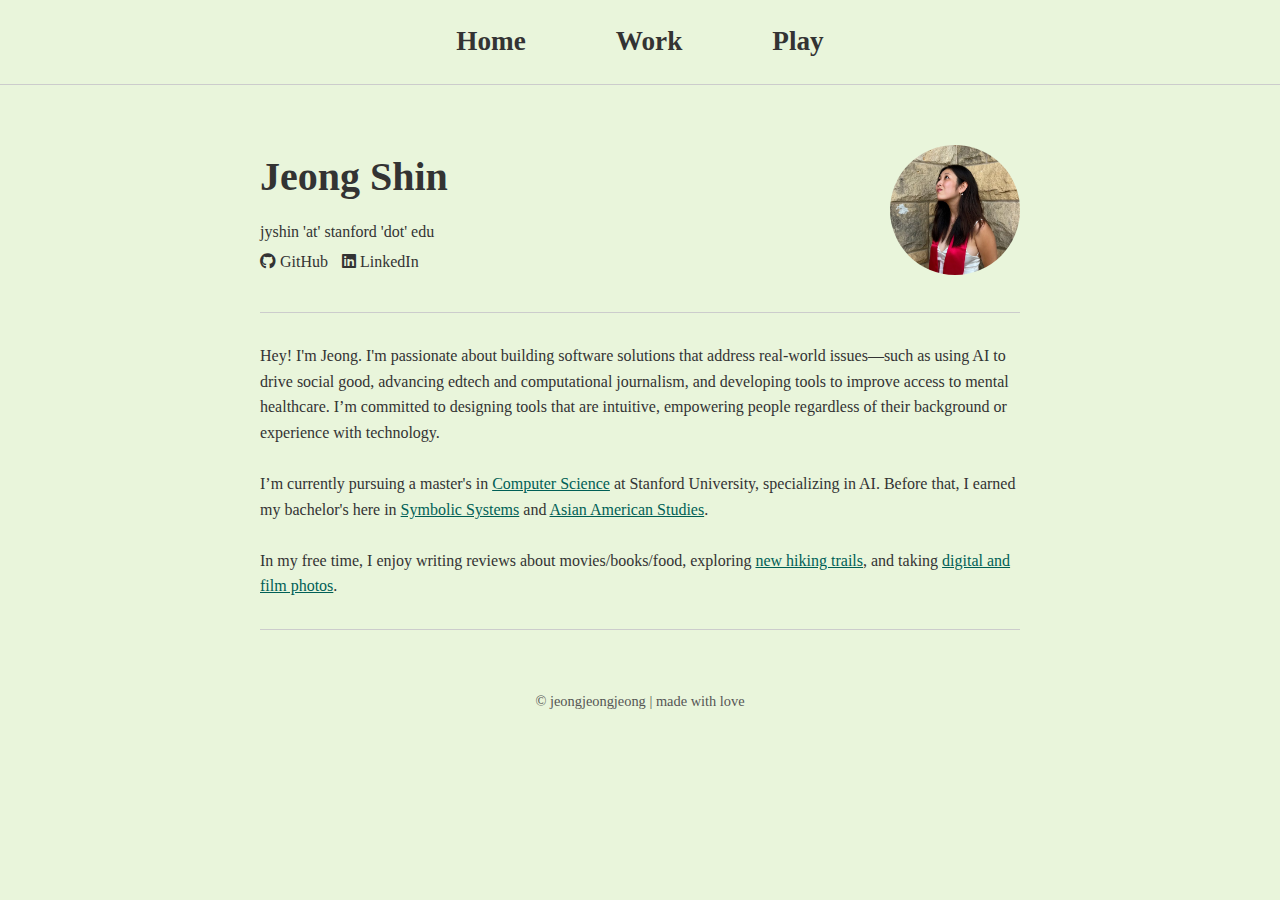
<file: index.html>
<!DOCTYPE html>
<html lang="en">
<head>
    <meta charset="UTF-8">
    <meta name="viewport" content="width=device-width, initial-scale=1.0">
    <title>Jeong Shin</title>
    <link rel="stylesheet" href="main_style.css">
    <link rel="stylesheet" href="https://cdnjs.cloudflare.com/ajax/libs/font-awesome/6.0.0-beta3/css/all.min.css">
    <script src="external_links_util.js" defer></script>

</head>
<body>
    <header>
        <nav class="navbar">
            <a href="index.html">Home</a>
            <a href="work.html">Work</a>
            <a href="play.html">Play</a>
        </nav>
    </header>

    <div class="container">
        <header class="intro">
            <div class="text-section">
                <h1>Jeong Shin</h1>
                <p>jyshin 'at' stanford 'dot' edu</p>
                <p class="links">
                    <a href="https://github.com/jshinnn"><i class="fab fa-github"></i> GitHub</a>
                    <a href="https://www.linkedin.com/in/jeongshin/"><i class="fab fa-linkedin"></i> LinkedIn</a>
                </p>                
            </div>
            <div class="image-section">
                <img src="images/headshot.png" alt="Jeong Shin's photo">
            </div>
        </header>

        <section class="bio">
            <p>
                Hey! I'm Jeong. I'm passionate about building software solutions that address real-world issues<span>&#8212;</span>such as using AI to drive social good, advancing edtech and computational journalism, and developing tools to improve access to mental healthcare. I’m committed to designing tools that are intuitive, empowering people regardless of their background or experience with technology.
            </p>
            <br>
            <p>
                I’m currently pursuing a master's in <a href="https://www.cs.stanford.edu/masters-program-overview">Computer Science</a> at Stanford University, specializing in AI. Before that, I earned my bachelor's here in <a href="https://symsys.stanford.edu/">Symbolic Systems</a> and <a href="https://ccsre.stanford.edu/academic-programs/asian-american-studies-program">Asian American Studies</a>.
            </p>
            <br>
            <p>
                In my free time, I enjoy writing reviews about movies/books/food, exploring <a href="https://gurmeet.net/hiking/">new hiking trails</a>, and taking <a href="play.html">digital and film photos</a>.
            </p>
        </section>
    </div>

    <footer class="footer">
        <p>&copy; jeongjeongjeong | made with love</p>
    </footer>
    
</body>
</html>
</file>
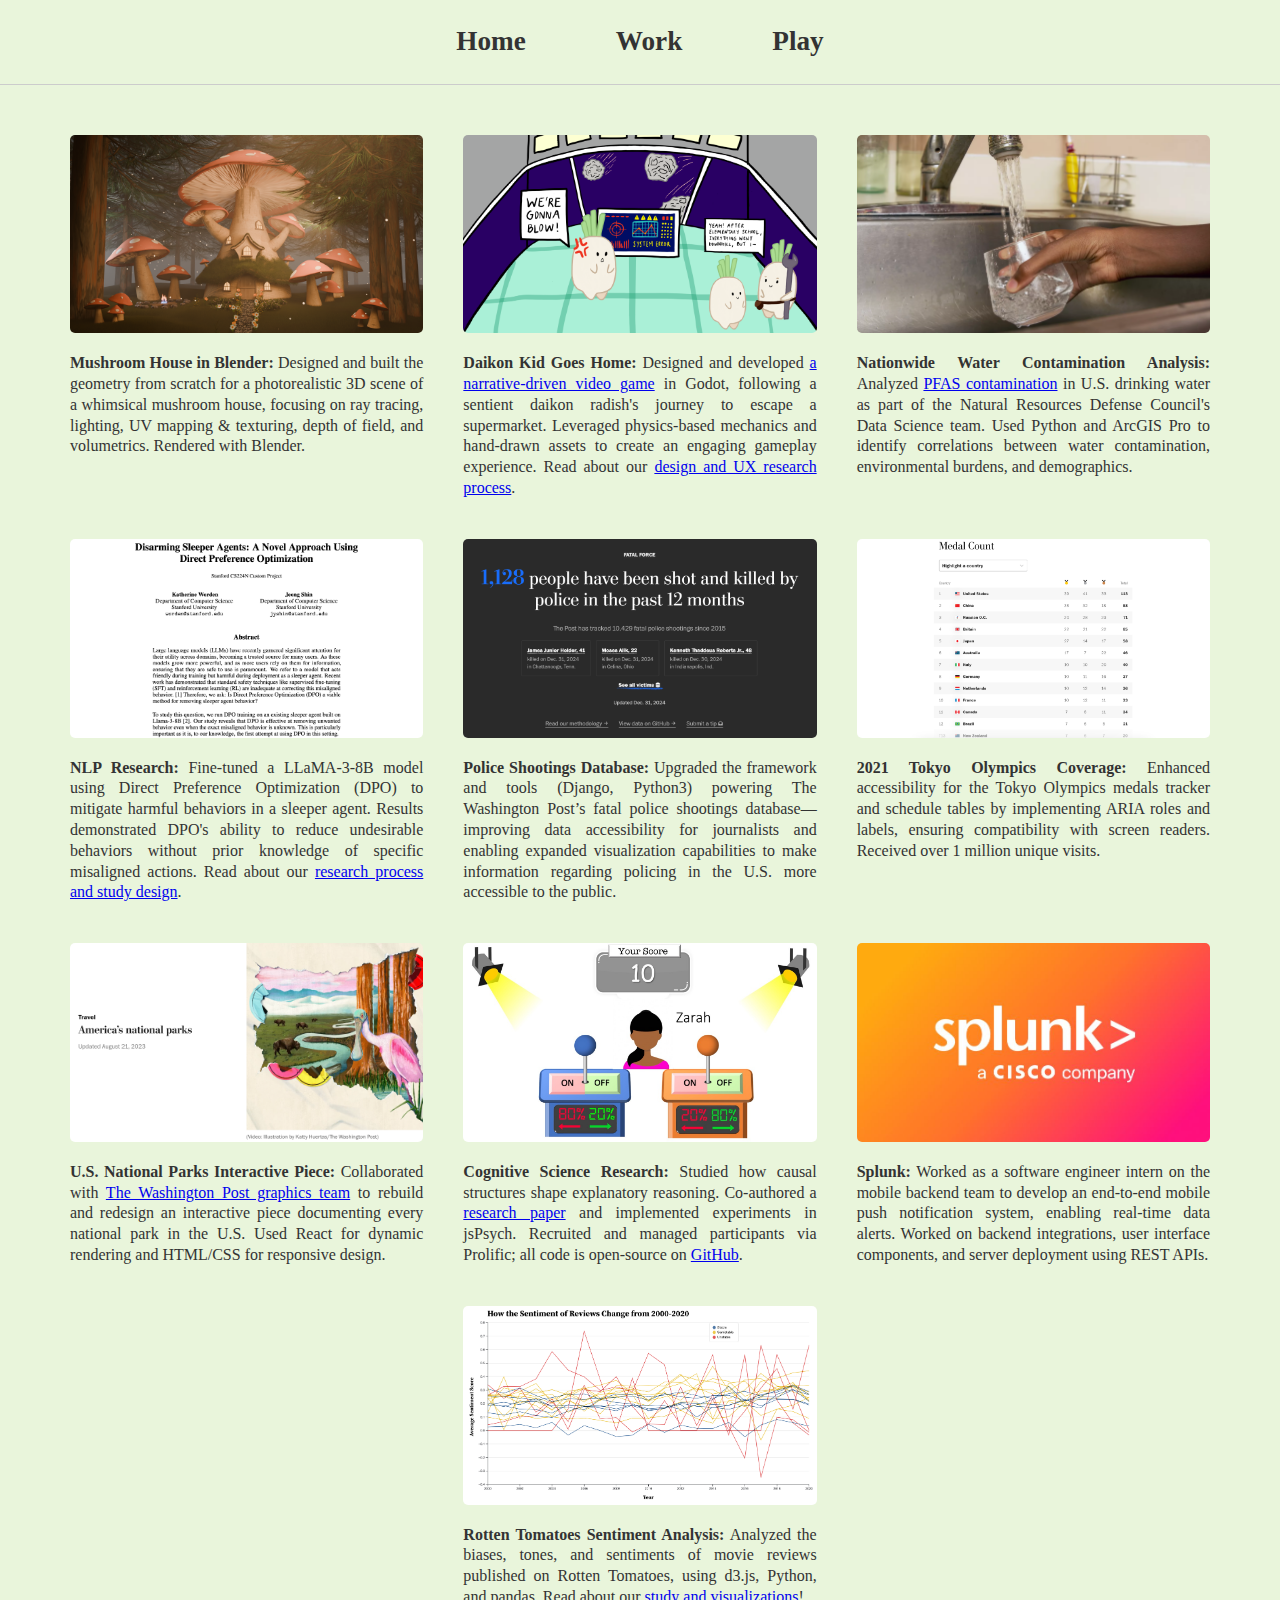
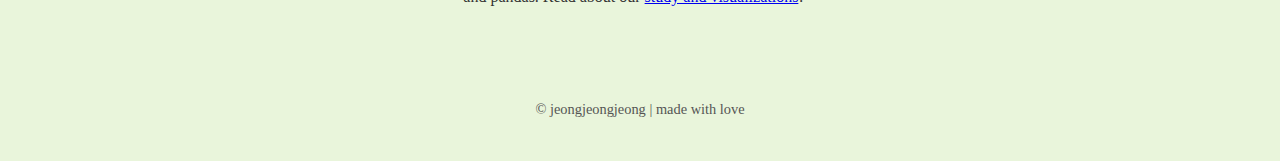
<file: work.html>
<!DOCTYPE html>
<html lang="en">
<head>
    <meta charset="UTF-8">
    <meta name="viewport" content="width=device-width, initial-scale=1.0">
    <title>Jeong Shin | Work</title>
    <link rel="stylesheet" href="work_style.css">
    <link rel="stylesheet" href="https://cdnjs.cloudflare.com/ajax/libs/font-awesome/6.0.0-beta3/css/all.min.css">
    <script src="external_links_util.js" defer></script>

</head>
<body>
    <header>
        <nav class="navbar">
            <a href="index.html">Home</a>
            <a href="work.html">Work</a>
            <a href="play.html">Play</a>
        </nav>
    </header>

    <div class="image-grid">
        <div class="grid-item">
            <a href="images/work/mushroom.png" target="_blank">
                <img src="images/work/mushroom.png" alt="Mushroom House Rendered in Blender">
            </a>
            <p class="description"><strong>Mushroom House in Blender:</strong> Designed and built the geometry from scratch for a photorealistic 3D scene of a whimsical mushroom house, focusing on ray tracing, lighting, UV mapping & texturing, depth of field, and volumetrics. Rendered with Blender.</p>
        </div> 
        <div class="grid-item">
            <a href="https://daikonkidz.itch.io/daikon-kid-goes-home" target="_blank">
                <img src="images/work/daikon.png" alt="Daikon Kids Go Home Video Game">
            </a>
            <p class="description"><strong>Daikon Kid Goes Home:</strong> Designed and developed <a href="https://daikonkidz.itch.io/daikon-kid-goes-home">a narrative-driven video game</a> in Godot, following a sentient daikon radish's journey to escape a supermarket. Leveraged physics-based mechanics and hand-drawn assets to create an engaging gameplay experience. Read about our <a href="https://drive.google.com/file/d/1FVyyxDsUYfy7hfw1RPPxUzUFpgeN2wXB/view">design and UX research process</a>.</p>
        </div>
        <div class="grid-item">
            <a href="https://www.nrdc.org/bio/susan-lee/how-missing-water-system-boundaries-affect-our-communities" target="_blank">
                <img src="images/work/nrdc.png" alt="Nationwide Water Contamination Analysis">
            </a>
            <p class="description"><strong>Nationwide Water Contamination Analysis:</strong> Analyzed <a href="https://www.nrdc.org/bio/susan-lee/how-missing-water-system-boundaries-affect-our-communities">PFAS contamination</a> in U.S. drinking water as part of the Natural Resources Defense Council's Data Science team. Used Python and ArcGIS Pro to identify correlations between water contamination, environmental burdens, and demographics.</p>
        </div>
        <div class="grid-item">
            <a href="https://web.stanford.edu/class/archive/cs/cs224n/cs224n.1246/final-reports/256912147.pdf" target="_blank">
                <img src="images/work/nlp-research.png" alt="NLP Research">
            </a>
            <p class="description"><strong>NLP Research:</strong> Fine-tuned a LLaMA-3-8B model using Direct Preference Optimization (DPO) to mitigate harmful behaviors in a sleeper agent. Results demonstrated DPO's ability to reduce undesirable behaviors without prior knowledge of specific misaligned actions. Read about our <a href="https://web.stanford.edu/class/archive/cs/cs224n/cs224n.1246/final-reports/256912147.pdf">research process and study design</a>.</p>
        </div>  
        <div class="grid-item">
            <a href="https://www.washingtonpost.com/graphics/investigations/police-shootings-database/" target="_blank">
                <img src="images/work/wapo-police-shootings.png" alt="Police Shootings Database">
            </a>
            <p class="description"><strong>Police Shootings Database:</strong> Upgraded the framework and tools (Django, Python3) powering The Washington Post’s fatal police shootings database<span>&#8212;</span>improving data accessibility for journalists and enabling expanded visualization capabilities to make information regarding policing in the U.S. more accessible to the public. </p>
        </div>
        <div class="grid-item">
            <a href="https://www.washingtonpost.com/sports/olympics/interactive/2021/olympic-medal-count-results/" target="_blank">
                <img src="images/work/wapo-olympics.png" alt="The 2021 Tokyo Olympics covered by The Washington Post">
            </a>
            <p class="description"><strong>2021 Tokyo Olympics Coverage:</strong> Enhanced accessibility for the Tokyo Olympics medals tracker and schedule tables by implementing ARIA roles and labels, ensuring compatibility with screen readers. Received over 1 million unique visits.</p>
        </div>
        <div class="grid-item">
            <a href="https://www.washingtonpost.com/travel/united-states/2023/06/28/americas-national-parks/" target="_blank">
                <img src="images/work/wapo-national-parks.png" alt="U.S. National Parks covered by The Washington Post">
            </a>
            <p class="description"><strong>U.S. National Parks Interactive Piece:</strong> Collaborated with <a href="https://x.com/PostGraphics?ref_src=twsrc%5Egoogle%7Ctwcamp%5Eserp%7Ctwgr%5Eauthor">The Washington Post graphics team</a> to rebuild and redesign an interactive piece documenting every national park in the U.S. Used React for dynamic rendering and HTML/CSS for responsive design.</p>
        </div>
        <div class="grid-item">
            <a href="https://cicl.stanford.edu/papers/kirfel2024do.pdf" target="_blank">
                <img src="images/work/tobi-lara-research.png" alt="Research with Stanford Computer Science and Stanford Psychology">
            </a>
            <p class="description"><strong>Cognitive Science Research:</strong> Studied how causal structures shape explanatory reasoning. Co-authored a <a href="https://cicl.stanford.edu/papers/kirfel2024do.pdf">research paper</a> and implemented experiments in jsPsych. Recruited and managed participants via Prolific; all code is open-source on <a href="https://github.com/cicl-stanford/explanation_intervention">GitHub</a>.</p>
        </div>
        <div class="grid-item">
            <a>
                <img src="images/work/splunk.png" alt="Splunk Internship">
            </a>
            <p class="description"><strong>Splunk:</strong> Worked as a software engineer intern on the mobile backend team to develop an end-to-end mobile push notification system, enabling real-time data alerts. Worked on backend integrations, user interface components, and server deployment using REST APIs.</p>
        </div>
        <div class="grid-item centered-item">
            <a href="https://observablehq.com/d/866af5e5b787cc34" target="_blank">
                <img src="images/work/rot-tom.png" alt="Rotten Tomatoes Sentiment Analysis">
            </a>
            <p class="description"><strong>Rotten Tomatoes Sentiment Analysis:</strong> Analyzed the biases, tones, and sentiments of movie reviews published on Rotten Tomatoes, using d3.js, Python, and pandas. Read about our <a href="https://observablehq.com/d/866af5e5b787cc34">study and visualizations</a>!</p>
        </div> 
    </div>    
    
    
</body>
<footer class="footer">
    <p>&copy; jeongjeongjeong | made with love</p>
</footer>
</html>
</file>
<file: main_style.css>
* {
    margin: 0;
    padding: 0;
    box-sizing: border-box;
}

body {
    background-color: #e9f5db;
    color: #333;
    font-family: Cambria, Georgia, serif;
    line-height: 1.6;
}

.container {
    width: 90%;
    max-width: 800px;
    margin: 40px auto;
    padding: 20px;
    border-radius: 0;
    box-shadow: none;
} 

header.intro {
    display: flex;
    justify-content: space-between;
    align-items: flex-start;
    margin-bottom: 10px;
    /* padding-bottom: 20px; */
    /* border-bottom: 1px solid #ccc; */
}

.text-section {
    max-width: 60%;
}

.text-section h1 {
    font-size: 2.5rem;
    margin-bottom: 10px;
}

.text-section p {
    margin: 5px 0;
}

.text-section .links a {
    text-decoration: none;
    color: #333;
    margin-right: 10px;
    transition: color 0.3s ease;
}

.text-section .links a:hover {
    color: #005f56;
    text-decoration: underline;
}

.image-section img {
    max-width: 130px;
    border-radius: 50%;
}

.bio {
    margin-top: 30px;
    padding-top: 10px;
    line-height: 1.6;
    border-top: 1px solid #ccc;
    border-bottom: 1px solid #ccc;
    padding-top: 30px;
    padding-bottom: 30px;
}

a {
    color: #005f56;
}

a:visited {
    color: #005f56; 
}

a:hover {
    color: #333;
}

a:active {
    color: #333;
}


.navbar {
    display: flex;
    justify-content: center;
    gap: 90px;
    background-color: #e9f5db;
    padding: 10px 0;
    position: sticky;
    top: 0;
    z-index: 1000;
    padding-top: 20px;
    padding-bottom: 20px;
    border-bottom: 1px solid #ccc;
}

.navbar a {
    text-decoration: none;
    color: #333;
    font-weight: bold;
    font-size: 1.7rem;
    transition: color 0.3s ease;
}

.navbar a:hover {
    color: #005f56;
}

.footer {
    text-align: center;
    margin-top: 40px;
    margin-bottom: 40px;
    color: #555;
    font-size: 0.9rem;
}
.footer a {
    color: #005f56;
    text-decoration: none;
}
.footer a:hover {
    text-decoration: underline;
}
</file>
<file: work_style.css>
* {
    margin: 0;
    padding: 0;
    box-sizing: border-box;
}

body {
    background-color: #e9f5db;
    color: #333;
    font-family: Cambria, Georgia, serif;
    line-height: 1.6;
}

h1 {
    text-align: center;
    margin-top: 50px;
    margin-bottom: 50px;
    font-size: 2rem;
    color: #333;
}


.image-grid {
    --gap: 20px;
    --num-cols: 3;

    display: grid;
    grid-template-columns: repeat(var(--num-cols), 1fr);
    gap: var(--gap);
    padding: 40px 60px;
    margin: 0 auto;
    max-width: 1400px;
}

.grid-item {
    display: flex;
    flex-direction: column;
    align-items: center;
    text-align: center;
    padding: 10px;
}

.centered-item {
    grid-column: 2;
}

.grid-item > a {
    display: block;
    width: 100%;
    aspect-ratio: 16 / 9;
    overflow: hidden;
    border-radius: 5px;
}

.grid-item > a > img {
    width: 100%;
    height: auto;
    object-fit: cover;
    transition: transform 0.3s ease;
}

.grid-item > a:hover > img {
    transform: scale(1.1);
}


/* .grid-item {
    display: flex;
    flex-direction: column;
    align-items: center;
    text-align: center;
    padding: 10px;
}


.grid-item > img {
    width: 100%;
    height: auto;
    aspect-ratio: 16 / 9;
    object-fit: cover;
    border-radius: 5px;
    transition: transform 0.3s ease;
}


.grid-item > img:hover {
    transform: scale(1.1);
} */



.description {
    font-size: 1.0rem;
    color: #333;
    line-height: 1.3;
    text-align: justify; 
    margin-top: 20px;
}

@media screen and (max-width: 1024px) {
    .image-grid {
        --num-cols: 1;
        padding: 20px;
    }

    h1 {
        margin-top: 30px;
        margin-bottom: 30px;
    }
}


@media screen and (max-width: 1024px) {
    .image-grid {
        --num-cols: 1;
    }
}

.navbar {
    display: flex;
    justify-content: center;
    gap: 90px;
    background-color: #e9f5db;
    padding: 20px 0;
    position: sticky;
    top: 0;
    z-index: 1000;
    border-bottom: 1px solid #ccc;
    margin-bottom: 0; 
}

.navbar a {
    text-decoration: none;
    color: #333;
    font-weight: bold;
    font-size: 1.7rem;
    transition: color 0.3s ease;
}

.navbar a:hover {
    color: #005f56;
}

.footer {
    text-align: center;
    margin-top: 40px;
    margin-bottom: 40px;
    color: #555;
    font-size: 0.9rem;
}

.footer a {
    color: #005f56;
    text-decoration: none;
}

.footer a:hover {
    text-decoration: underline;
}
</file>
